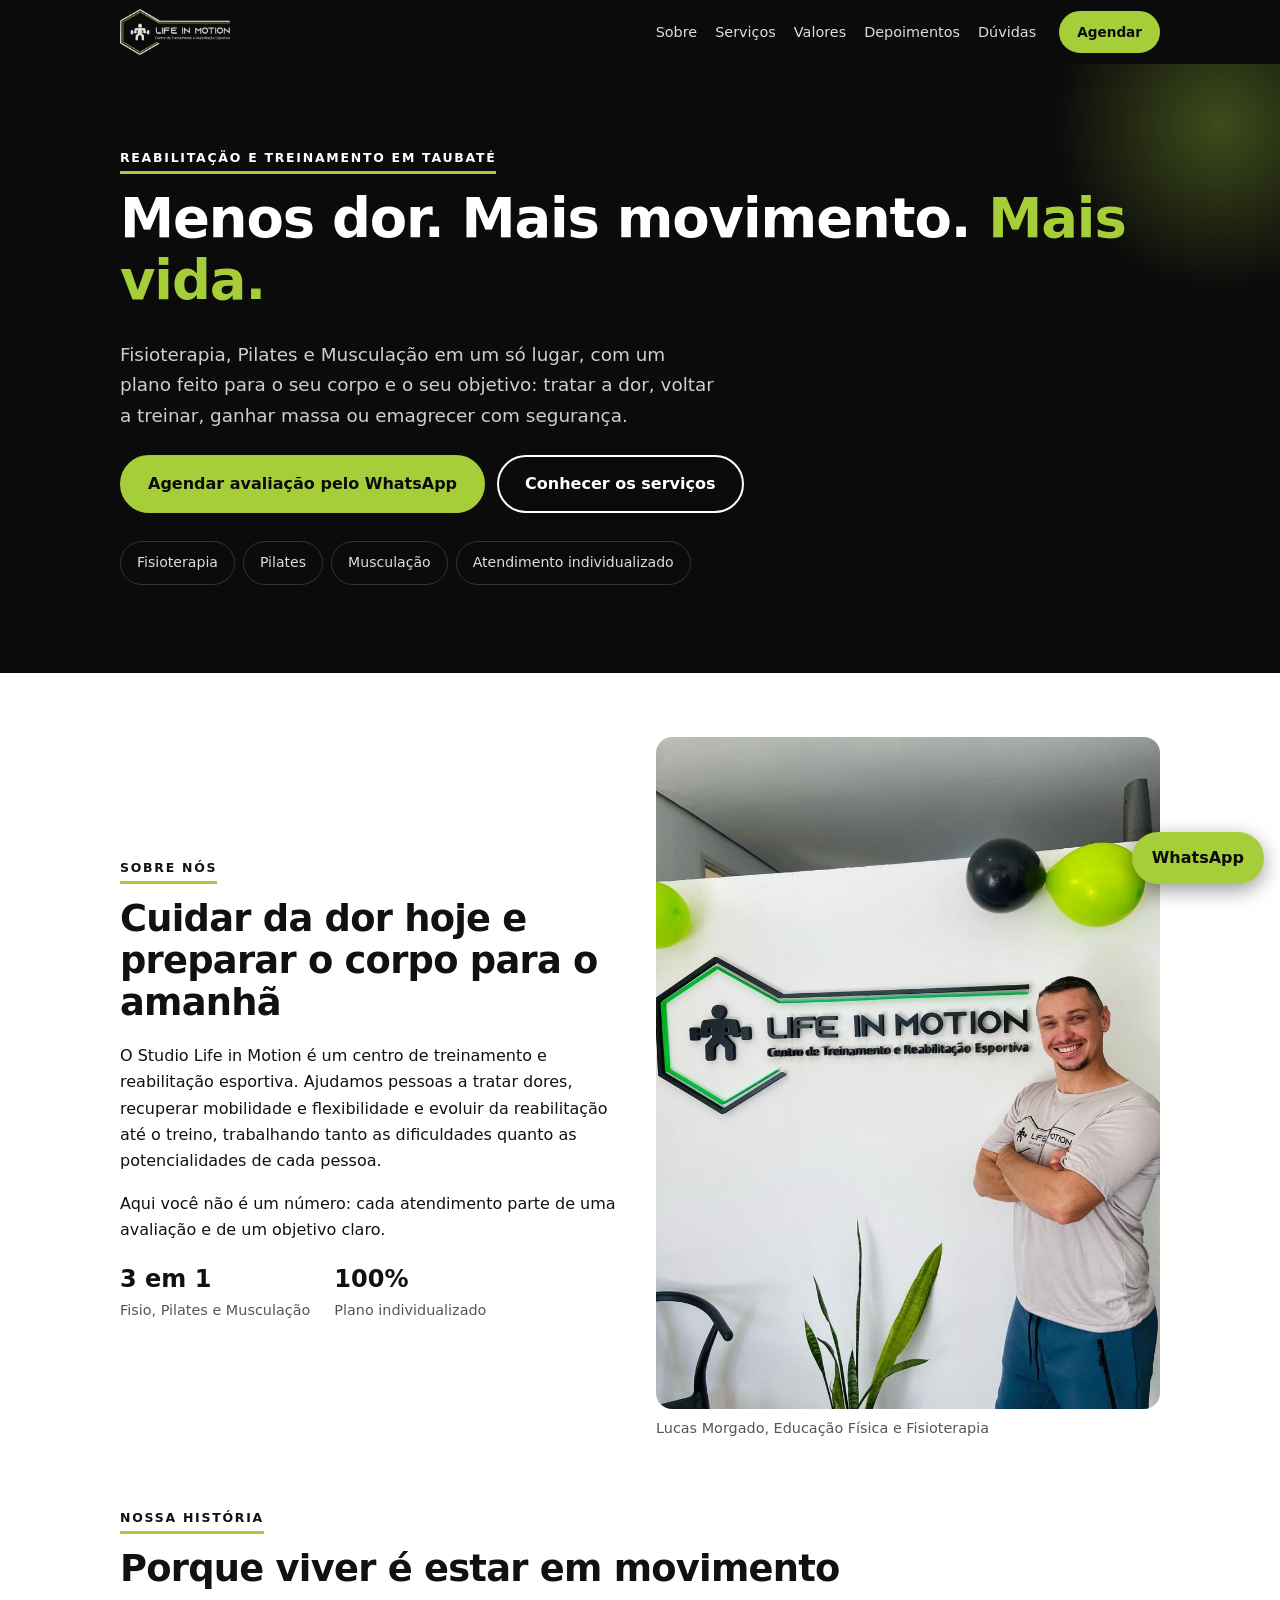
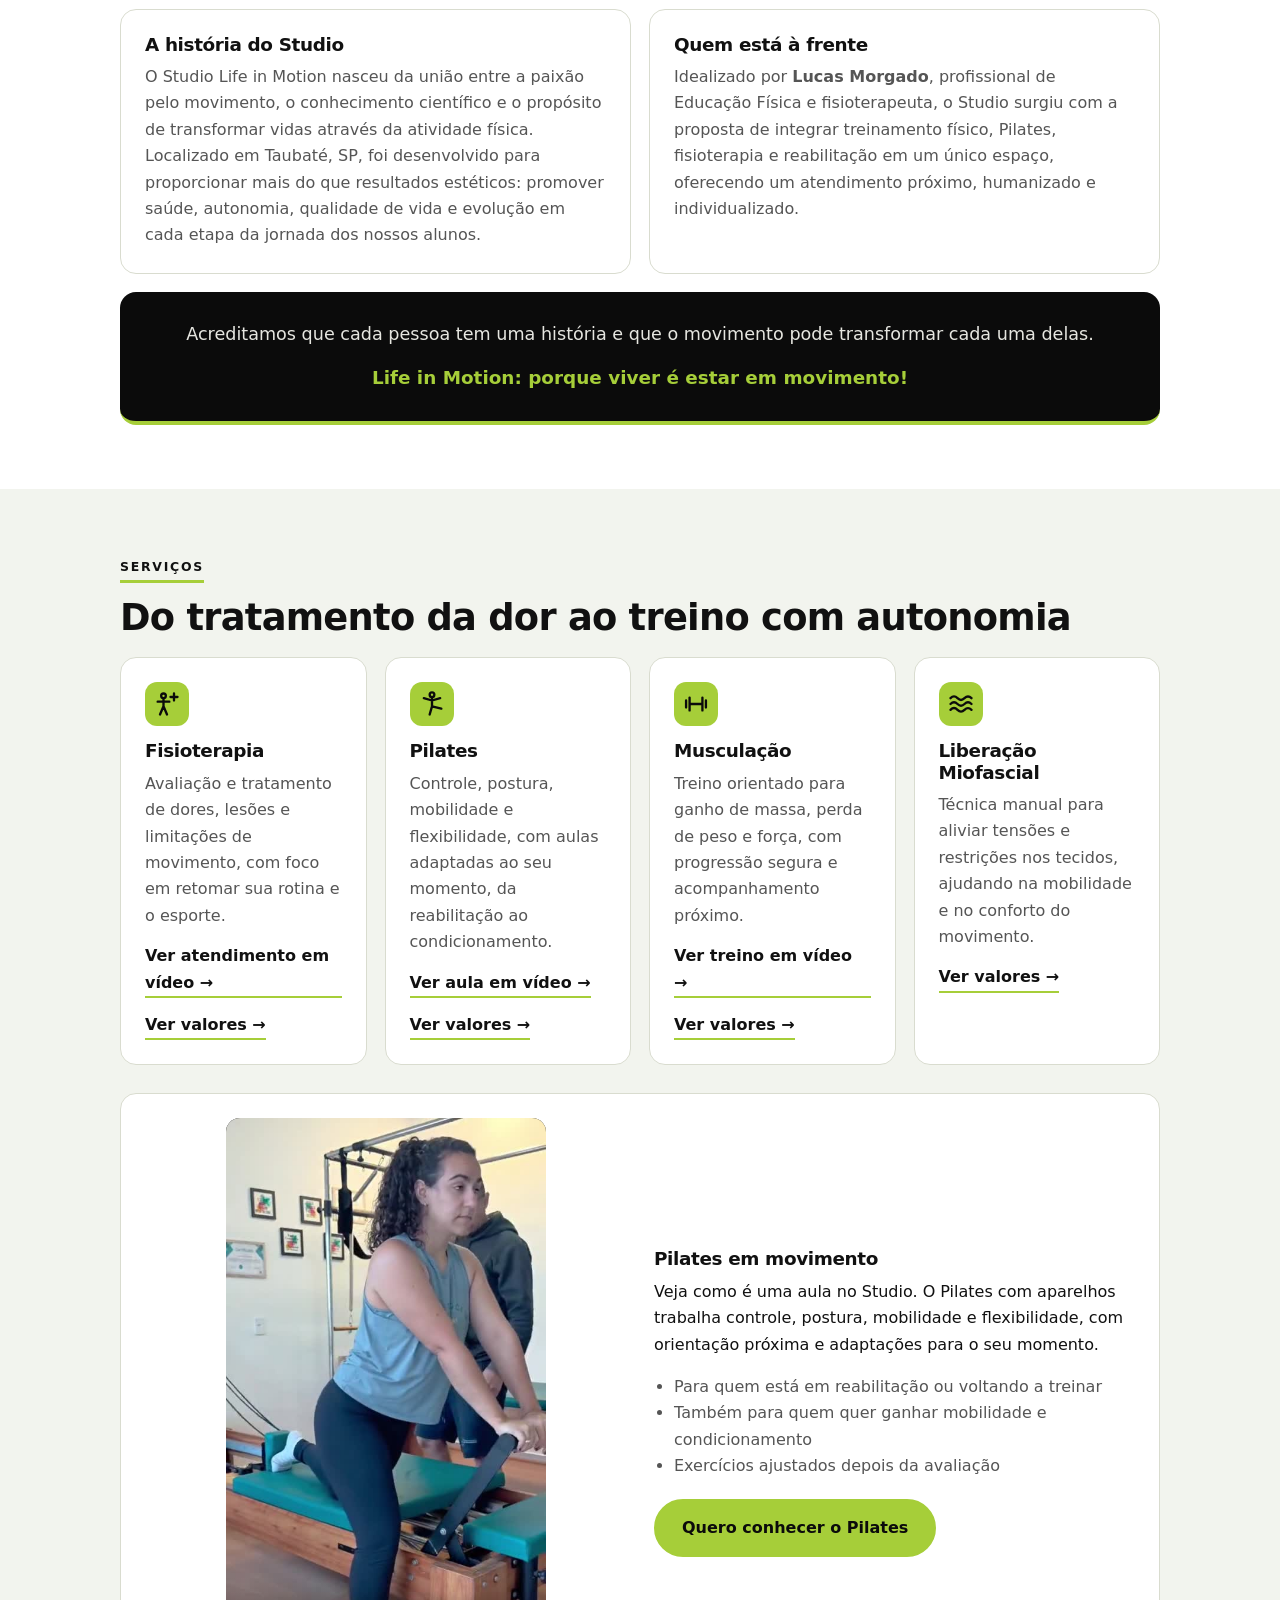
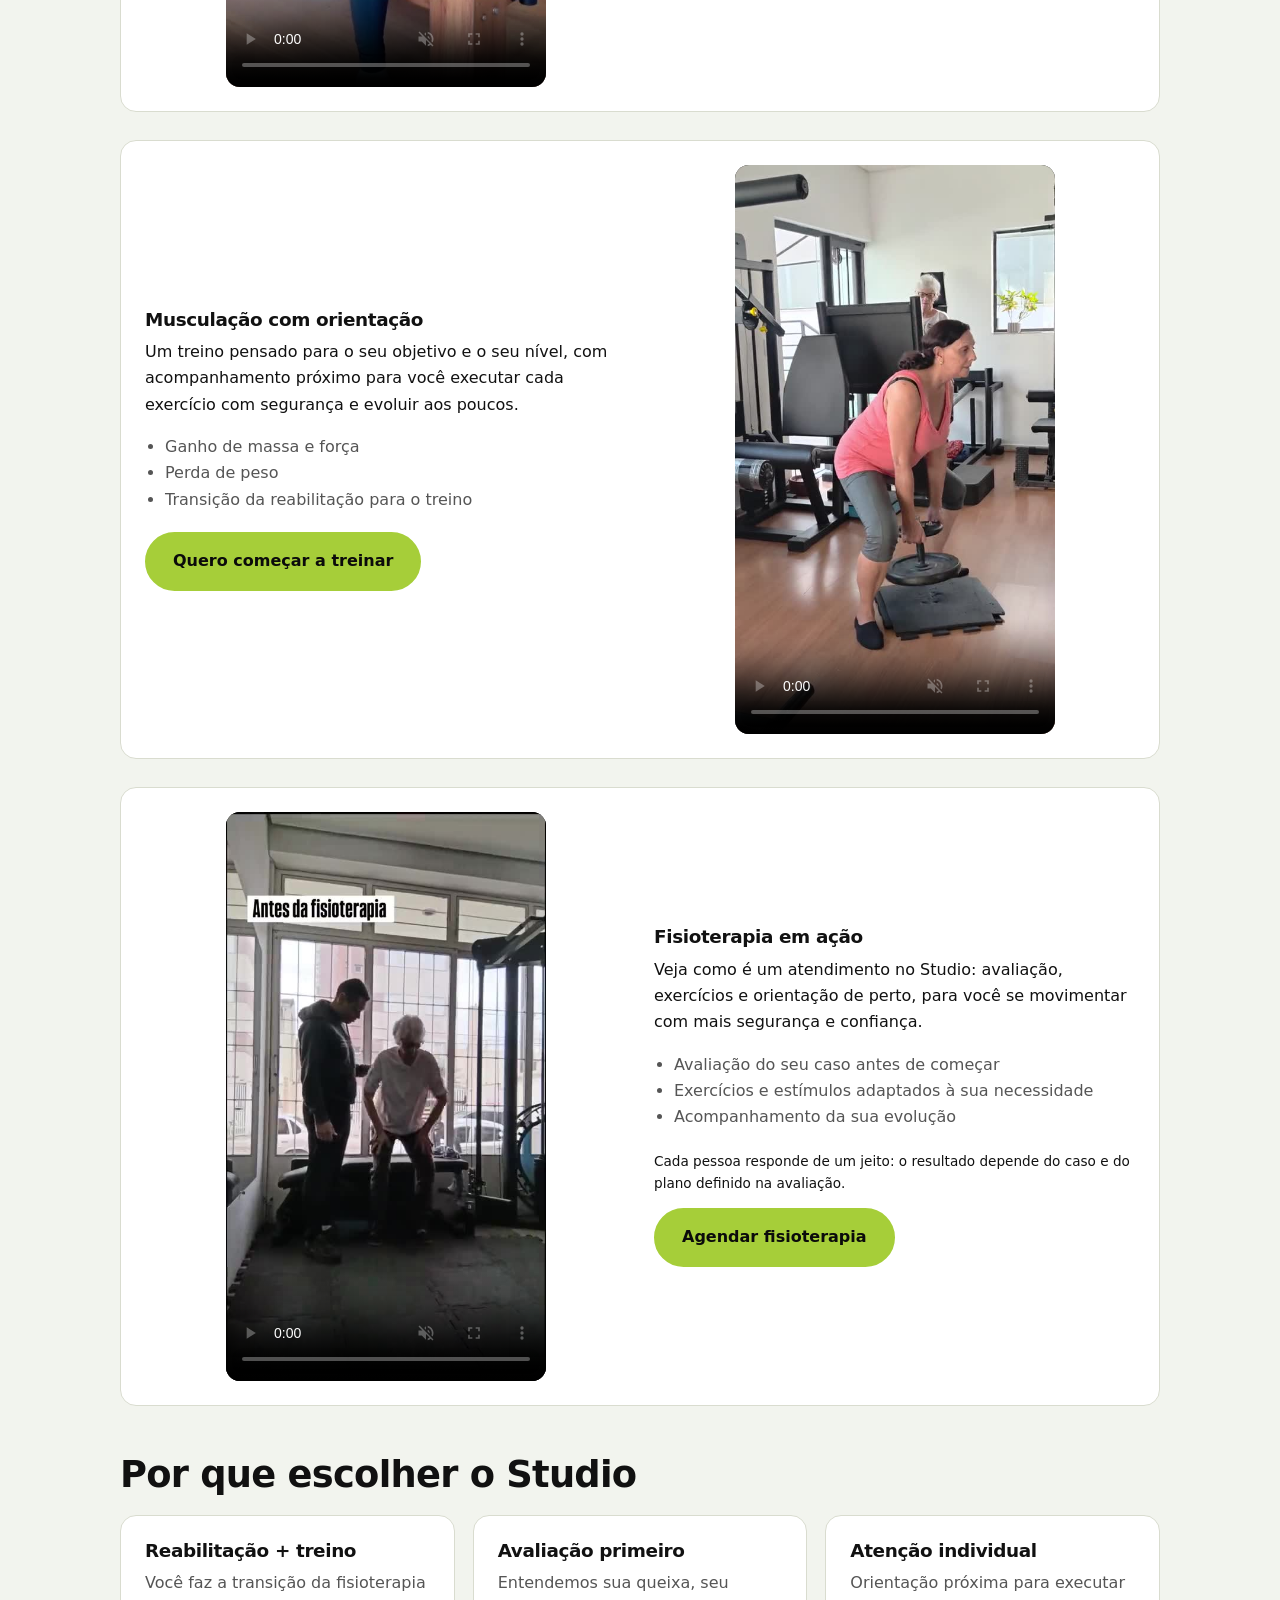
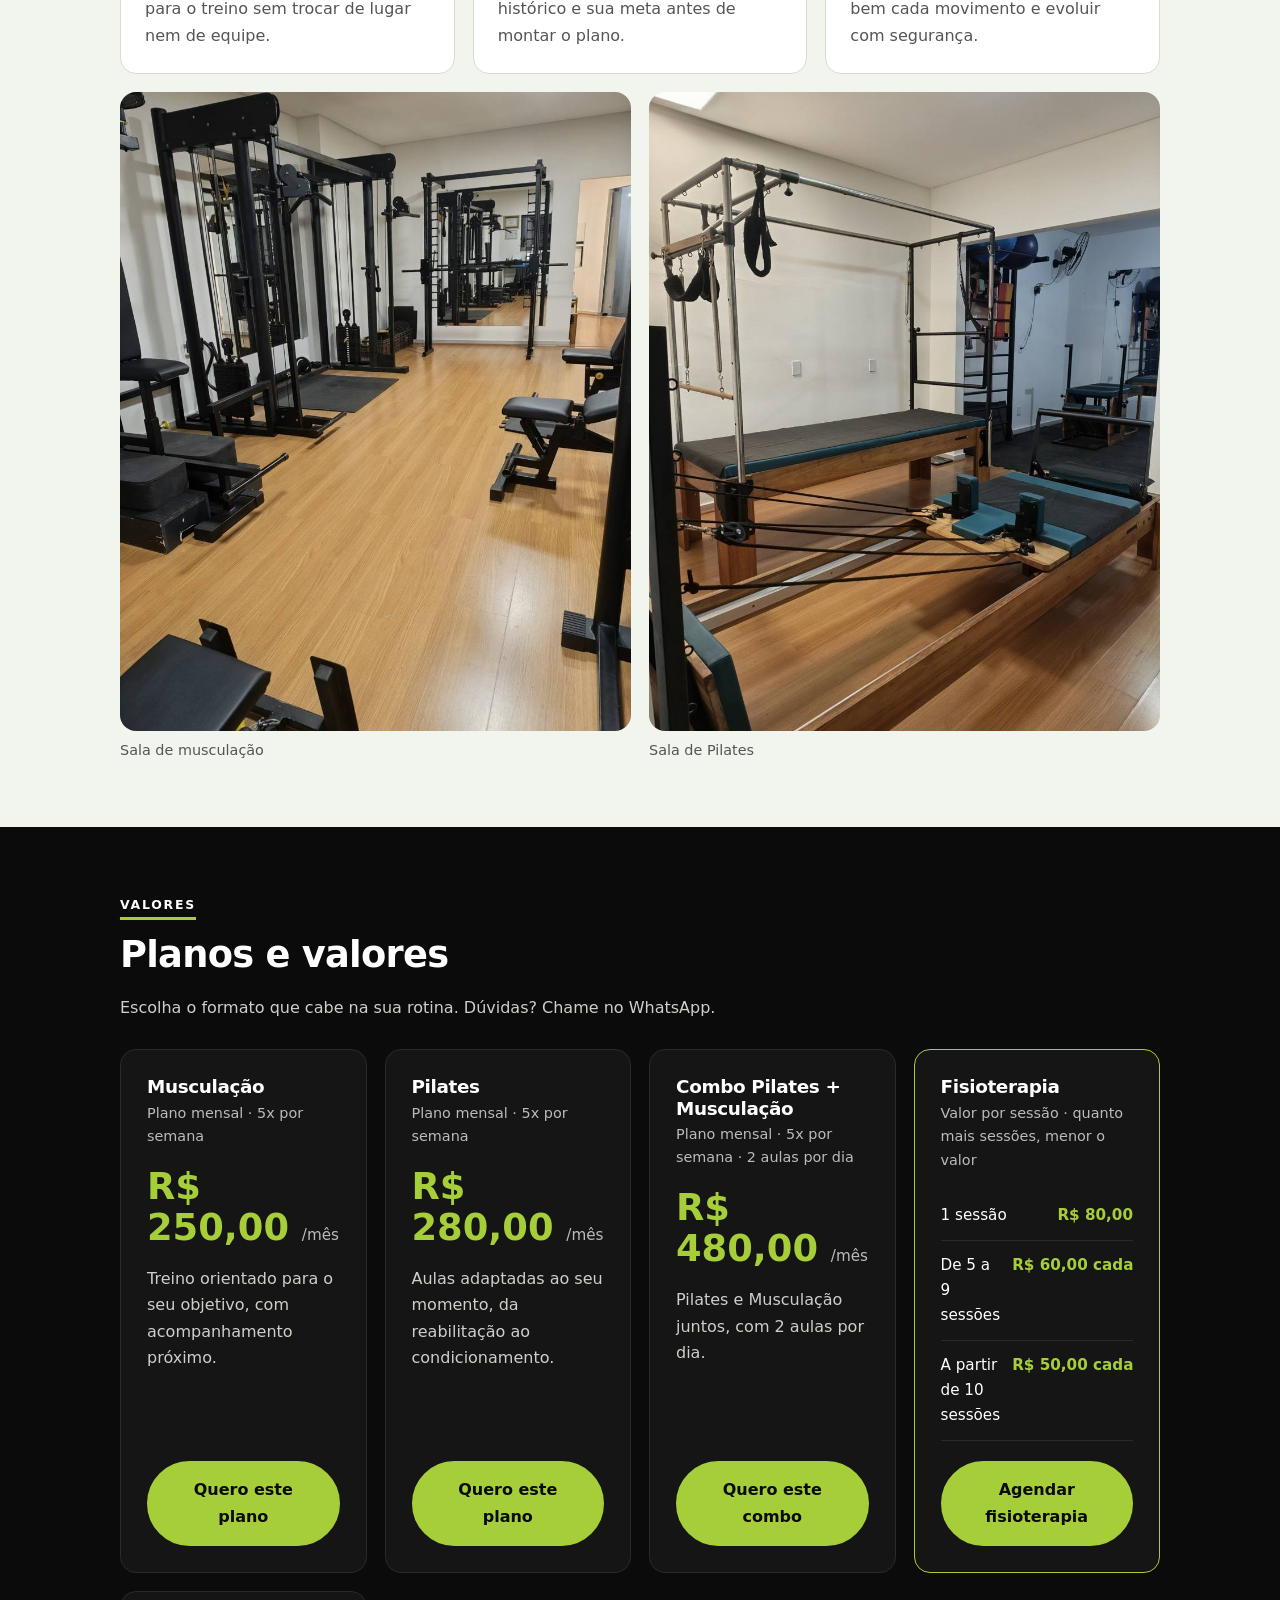
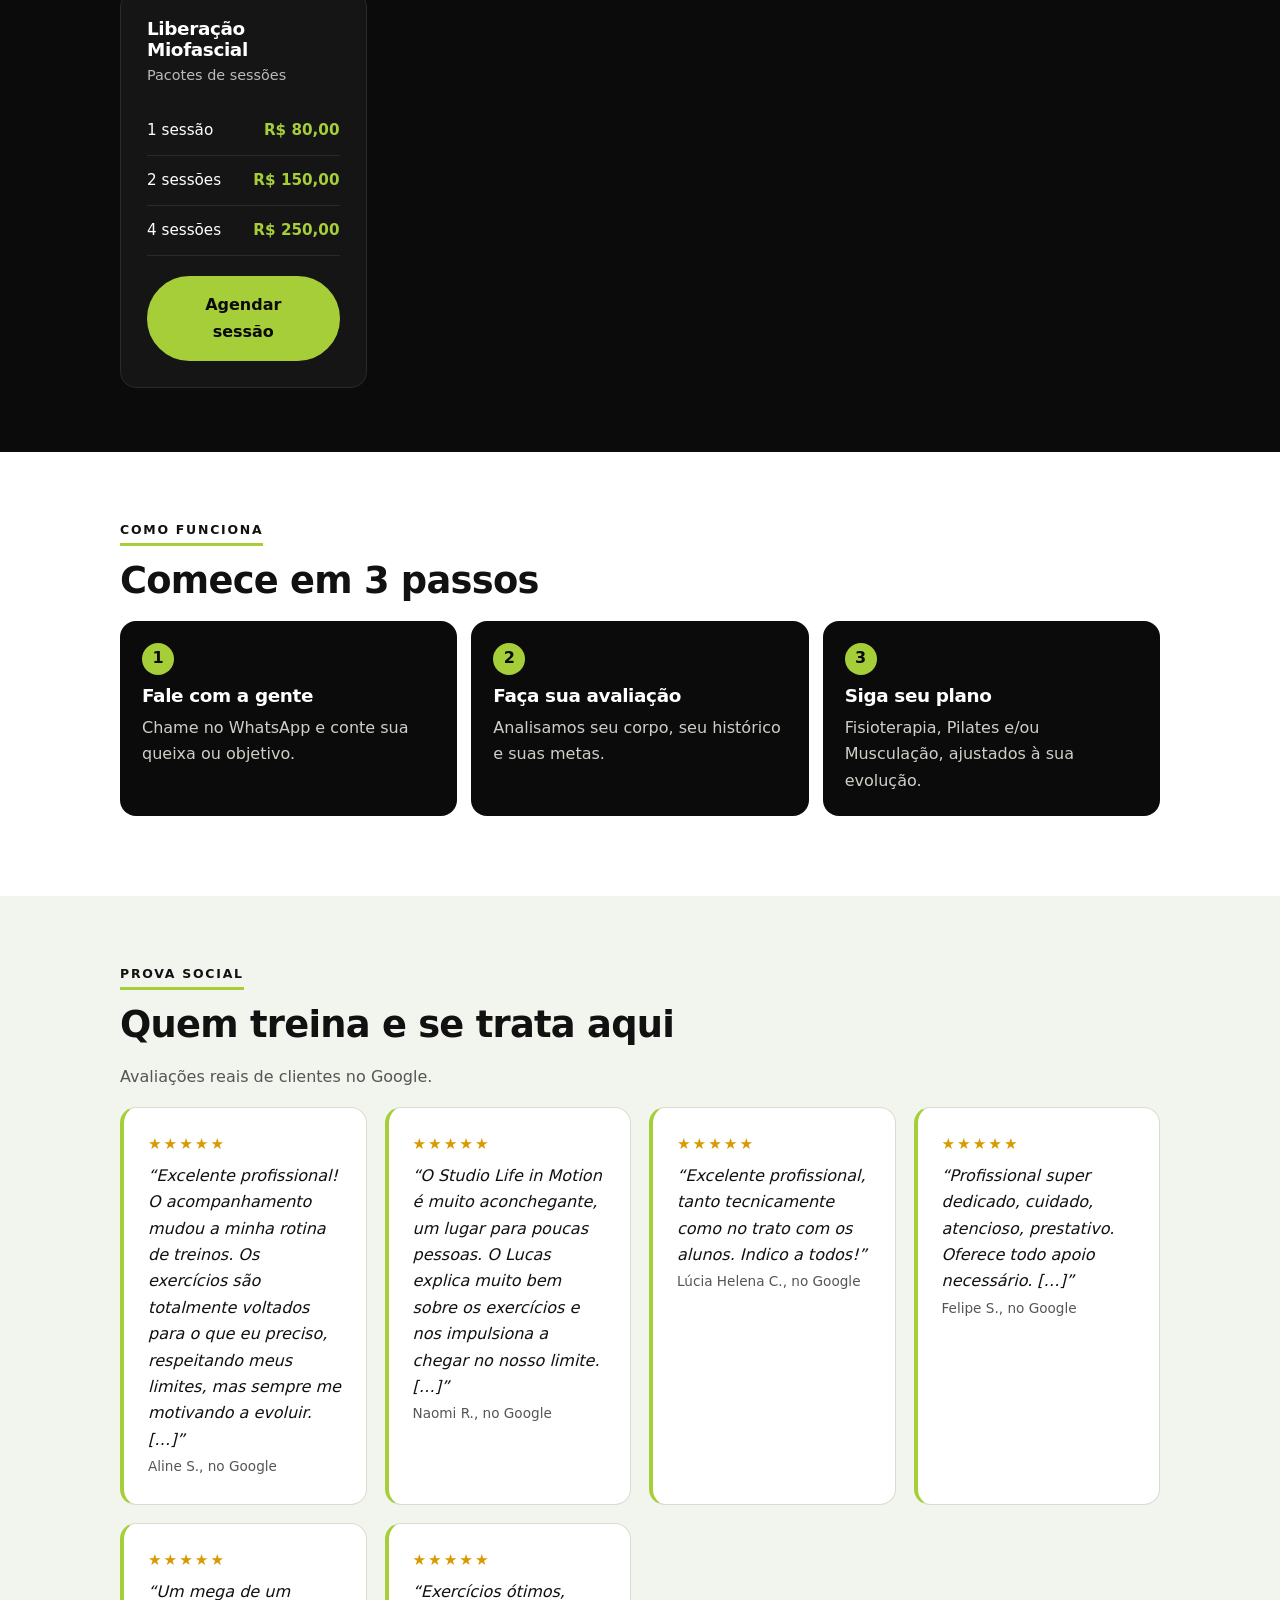
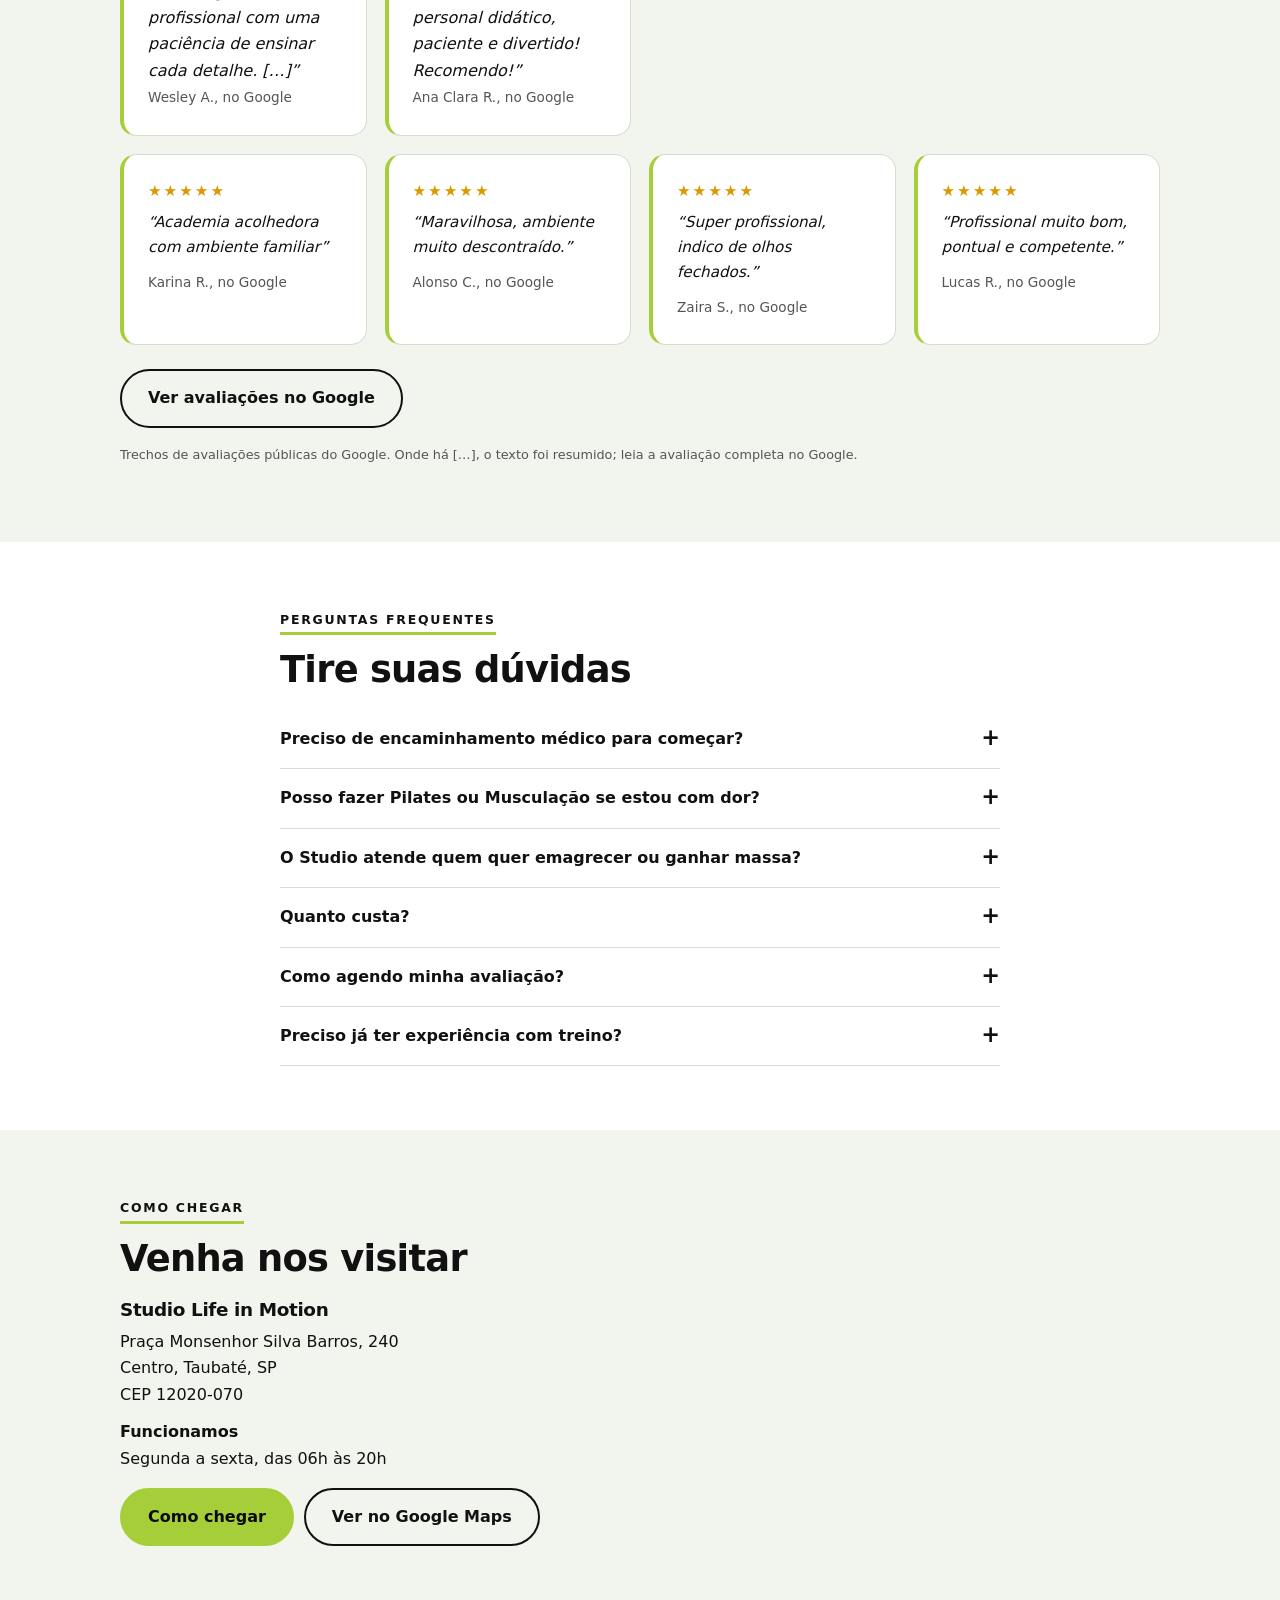
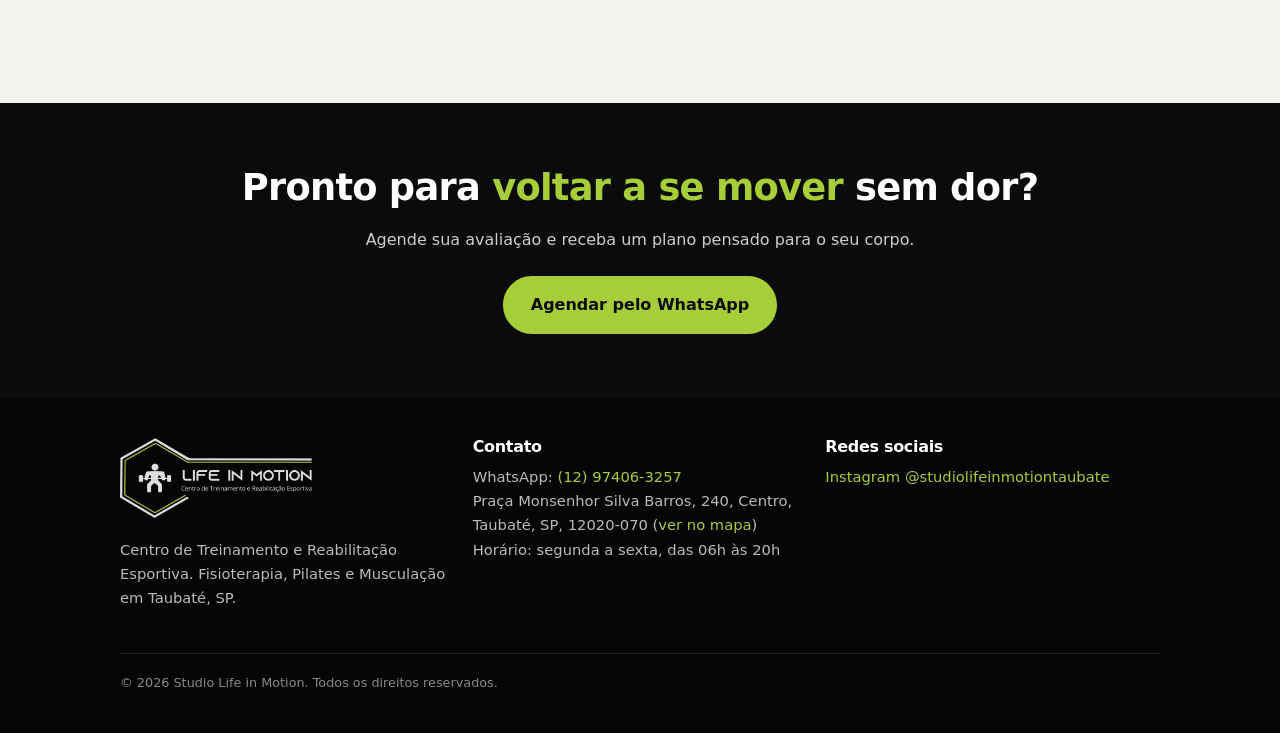
<file: index.html>
<!DOCTYPE html>
<html lang="pt-BR">
<head>
<meta charset="utf-8">
<meta name="viewport" content="width=device-width, initial-scale=1, viewport-fit=cover">
<title>Studio Life in Motion | Fisioterapia, Pilates e Musculação em Taubaté</title>
<meta name="description" content="Centro de treinamento e reabilitação esportiva em Taubaté. Fisioterapia, Pilates e Musculação para tratar dores, recuperar movimento, ganhar massa e emagrecer. Agende sua avaliação.">
<meta name="theme-color" content="#0b0b0b">
<link rel="canonical" href="https://studiolifeinmotiontaubate.github.io/">
<meta property="og:type" content="website">
<meta property="og:locale" content="pt_BR">
<meta property="og:site_name" content="Studio Life in Motion">
<meta property="og:title" content="Studio Life in Motion | Fisioterapia, Pilates e Musculação em Taubaté">
<meta property="og:description" content="Centro de treinamento e reabilitação esportiva em Taubaté. Trate a dor, recupere o movimento e treine com acompanhamento. Agende sua avaliação.">
<meta property="og:url" content="https://studiolifeinmotiontaubate.github.io/">
<meta property="og:image" content="https://studiolifeinmotiontaubate.github.io/og-image.jpg">
<meta property="og:image:width" content="1200">
<meta property="og:image:height" content="630">
<meta property="og:image:alt" content="Logo do Studio Life in Motion, Centro de Treinamento e Reabilitação Esportiva em Taubaté">
<meta name="twitter:card" content="summary_large_image">
<script type="application/ld+json">
{"@context":"https://schema.org","@type":"HealthAndBeautyBusiness","name":"Studio Life in Motion","description":"Centro de treinamento e reabilitação esportiva: fisioterapia, Pilates e musculação.","areaServed":"Taubaté, SP","founder":{"@type":"Person","name":"Lucas Morgado"},"openingHoursSpecification":{"@type":"OpeningHoursSpecification","dayOfWeek":["Monday","Tuesday","Wednesday","Thursday","Friday"],"opens":"06:00","closes":"20:00"},"address":{"@type":"PostalAddress","streetAddress":"Praça Monsenhor Silva Barros, 240","addressLocality":"Taubaté","addressRegion":"SP","postalCode":"12020-070","addressCountry":"BR"},"telephone":"+55 12 97406-3257","sameAs":["https://www.instagram.com/studiolifeinmotiontaubate"]}
</script>
<style>
:root{--bg:#fff;--bg2:#f2f4ee;--tx:#111;--mut:#555;--ac:#a6ce39;--on-ac:#0b0b0b;--ln:#d9dccf;--hl:#0b0b0b;--hl-tx:#fff;--hl-ac:#a6ce39;box-sizing:border-box;padding-top:env(safe-area-inset-top,0px);padding-bottom:env(safe-area-inset-bottom,0px);color-scheme:light}
@media (prefers-color-scheme:dark){:root:not([data-theme="light"]){--bg:#0b0b0b;--bg2:#141414;--tx:#f4f4f0;--mut:#a8a8a0;--ln:#2a2a2a;color-scheme:dark}}
:root[data-theme="dark"]{--bg:#0b0b0b;--bg2:#141414;--tx:#f4f4f0;--mut:#a8a8a0;--ln:#2a2a2a;color-scheme:dark}
*,*::before,*::after{box-sizing:border-box}
html{scroll-behavior:smooth;scroll-padding-top:calc(72px + env(safe-area-inset-top,0px))}
body{margin:0;background:var(--bg);color:var(--tx);font:16px/1.65 system-ui,-apple-system,"Segoe UI",Roboto,sans-serif}
.wrap{max-width:1080px;margin:0 auto;padding:0 20px}
h1,h2,h3{line-height:1.15;margin:0 0 .5em;letter-spacing:-.02em}
h1{font-size:clamp(2rem,6vw,3.4rem)}
h2{font-size:clamp(1.6rem,4vw,2.3rem)}
h3{font-size:1.15rem}
p{margin:0 0 1em}
section{padding:64px 0}
.alt{background:var(--bg2)}
.eyebrow{color:var(--tx);font-size:.78rem;font-weight:700;letter-spacing:.14em;text-transform:uppercase;display:inline-block;border-bottom:3px solid var(--ac);padding-bottom:2px;margin-bottom:14px}
.btn{display:inline-block;background:var(--ac);color:var(--on-ac);font-weight:700;padding:14px 26px;border-radius:999px;text-decoration:none;border:2px solid var(--ac);transition:transform .15s}
.btn:hover{transform:translateY(-2px)}
.btn.ghost{background:transparent;color:var(--tx);border-color:var(--tx)}
header{position:sticky;top:0;z-index:20;background:#0b0b0b;color:#fff;padding-top:env(safe-area-inset-top,0px)}
header .wrap{display:flex;align-items:center;justify-content:space-between;height:64px}
.logo{font-weight:800;color:#fff;text-decoration:none;font-size:1.05rem}
.logo img{display:block;height:46px;width:auto}
.flogo{height:80px;width:auto;margin-bottom:12px}
nav a{color:#ddd;text-decoration:none;margin-left:18px;font-size:.9rem}
nav a:hover{color:#a6ce39}
@media(max-width:720px){nav a:not(.btn){display:none}}
nav .btn{padding:8px 16px;font-size:.85rem;color:#0b0b0b}
.hero{background:#0b0b0b;color:#fff;padding:80px 0 72px;position:relative;overflow:hidden}
.hero::after{content:"";position:absolute;right:-120px;top:-120px;width:360px;height:360px;border-radius:50%;background:radial-gradient(#a6ce3955,transparent 65%)}
.hero .eyebrow{color:#fff}
.hero h1 em{font-style:normal;color:#a6ce39}
.hero p.lead{font-size:1.15rem;color:#cfcfc8;max-width:600px}
.hero .cta{display:flex;gap:12px;flex-wrap:wrap;margin-top:24px}
.hero .btn.ghost{color:#fff;border-color:#fff}
.chips{display:flex;gap:8px;flex-wrap:wrap;margin-top:28px;padding:0;list-style:none}
.chips li{position:relative;border:1px solid #333;border-radius:999px;padding:9px 16px;font-size:.88rem;color:#ddd;transition:border-color .15s,background .15s}
.chips li a{color:inherit;text-decoration:none}
.chips li a::after{content:"";position:absolute;inset:0;border-radius:999px}
.chips li:hover{border-color:#a6ce39;background:#a6ce3926;color:#fff}
.grid{display:grid;gap:18px;grid-template-columns:repeat(auto-fit,minmax(240px,1fr))}
.card{background:var(--bg);border:1px solid var(--ln);border-radius:16px;padding:24px}
.alt .card{background:var(--bg)}
.card{position:relative}
.card .more{display:inline-block;margin-top:14px;font-weight:700;color:var(--tx);text-decoration:none;border-bottom:2px solid var(--ac)}
.card .more::after{content:"";position:absolute;inset:0;border-radius:16px}
.card .links{display:flex;flex-wrap:wrap;column-gap:22px}
.card .more+.more{position:relative;z-index:1}
.card .more+.more::after{content:none}
.card:has(.more){transition:transform .15s,border-color .15s}
.card:has(.more):hover{transform:translateY(-3px);border-color:var(--ac)}
.card .ico{width:44px;height:44px;border-radius:12px;background:var(--ac);color:var(--on-ac);display:grid;place-items:center;font-size:1.3rem;margin-bottom:14px}
.card p{color:var(--mut);margin:0}
.about{display:grid;gap:32px;grid-template-columns:repeat(auto-fit,minmax(280px,1fr));align-items:center}
.pil{display:grid;gap:28px;grid-template-columns:repeat(auto-fit,minmax(260px,1fr));align-items:center;margin-top:28px;background:var(--bg);border:1px solid var(--ln);border-radius:16px;padding:24px}
.pil video{width:100%;max-width:320px;aspect-ratio:9/16;border-radius:14px;background:#000;justify-self:center;display:block}
.pil.rev>div{order:-1}
.pil ul{padding-left:20px;color:var(--mut);margin:0 0 1.2em}
.room{margin:0}
.room img{width:100%;aspect-ratio:4/5;object-fit:cover;border-radius:16px;display:block}
.room figcaption{font-size:.9rem;color:var(--mut);margin-top:8px}
.ph{background:#a6ce3933;border-radius:4px;padding:0 4px;color:var(--tx)}
.manifesto{margin:18px 0 0;background:#0b0b0b;color:#fff;border-radius:16px;padding:28px;text-align:center;border-bottom:4px solid #a6ce39}
.manifesto p{font-size:1.1rem;color:#e6e6e0;margin:0 0 .8em}
.manifesto strong{color:#a6ce39;font-size:1.15rem}
.photo{aspect-ratio:4/3;border-radius:16px;background:#0b0b0b;border:2px dashed #a6ce39;color:#a6ce39;display:grid;place-items:center;text-align:center;padding:16px;font-size:.9rem}
.stats{display:flex;gap:24px;flex-wrap:wrap;margin-top:8px}
.stats div{font-size:.9rem;color:var(--mut)}
.stats strong{display:block;font-size:1.5rem;color:var(--tx)}
.steps{counter-reset:s;display:grid;gap:14px;padding:0;list-style:none;grid-template-columns:repeat(auto-fit,minmax(220px,1fr))}
.steps li{counter-increment:s;background:var(--hl);color:var(--hl-tx);border-radius:16px;padding:22px}
.steps li::before{content:counter(s);display:inline-grid;place-items:center;width:32px;height:32px;border-radius:50%;background:var(--hl-ac);color:#0b0b0b;font-weight:800;margin-bottom:10px}
.steps li p{margin:0;color:#cfcfc8}
blockquote{margin:0}
.quote{border-left:4px solid var(--ac)}
.quote p{font-style:italic;color:var(--tx)}
.quote cite{font-style:normal;font-size:.85rem;color:var(--mut)}
.st{color:#d99a00;letter-spacing:2px;display:block;font-size:.95rem;margin-bottom:6px}
.quote.sm p{font-size:.95rem;margin-bottom:.6em}
.note{font-size:.8rem;color:var(--mut);margin-top:14px}
details{border-bottom:1px solid var(--ln);padding:16px 0}
summary{cursor:pointer;font-weight:700;list-style:none;display:flex;justify-content:space-between;gap:12px}
summary::after{content:"+";font-size:1.4rem;line-height:1}
details[open] summary::after{content:"–"}
details p{margin:10px 0 0;color:var(--mut)}
.dark{background:#0b0b0b;color:#fff}
.dark .eyebrow{color:#fff}
.dark h2{color:#fff}
.dark .sub{color:#cfcfc8;margin-bottom:28px}
.pcard{background:#151515;border:1px solid #2a2a2a;border-radius:16px;padding:26px;display:flex;flex-direction:column;color:#fff}
.pcard.hl{border-color:#a6ce39}
.pcard h3{color:#fff;margin-bottom:4px}
.pcard .for{color:#bbb;font-size:.9rem;margin:0 0 18px}
.amt{font-size:2.3rem;font-weight:800;color:#a6ce39;line-height:1.1;margin:0}
.amt small{font-size:.95rem;color:#bbb;font-weight:400}
.pcard ul{list-style:none;padding:0;margin:0 0 20px}
.pcard li{display:flex;justify-content:space-between;gap:12px;padding:12px 0;border-bottom:1px solid #2a2a2a;font-size:.95rem}
.pcard li b{color:#a6ce39;white-space:nowrap}
.pcard .btn{margin-top:auto;text-align:center}
.loc{display:grid;gap:24px;grid-template-columns:repeat(auto-fit,minmax(280px,1fr));align-items:stretch}
.loc .info p{margin:0 0 .7em}
.loc .acts{display:flex;gap:10px;flex-wrap:wrap;margin-top:16px}
.loc iframe{width:100%;min-height:340px;height:100%;border:0;border-radius:16px;background:var(--bg2)}
.final{background:#0b0b0b;color:#fff;text-align:center}
.final h2 em{font-style:normal;color:#a6ce39}
.final p{color:#cfcfc8;max-width:560px;margin:0 auto 1.4em}
footer{background:#050505;color:#bbb;padding:40px 0 calc(40px + env(safe-area-inset-bottom,0px));font-size:.92rem}
footer .grid{grid-template-columns:repeat(auto-fit,minmax(220px,1fr))}
footer h3{color:#fff;font-size:1rem}
footer a{color:#a6ce39;text-decoration:none}
footer a:hover{text-decoration:underline}
footer .copy{border-top:1px solid #222;margin-top:28px;padding-top:18px;font-size:.8rem;color:#888}
.wa{position:fixed;right:16px;bottom:calc(16px + env(safe-area-inset-bottom,0px));z-index:30;background:#a6ce39;color:#0b0b0b;font-weight:800;padding:13px 20px;border-radius:999px;text-decoration:none;box-shadow:0 6px 20px #0006}
</style>
</head>
<body>
<header>
  <div class="wrap">
    <a class="logo" href="#topo" aria-label="Studio Life in Motion, início"><img id="logo" alt="Studio Life in Motion, Centro de Treinamento e Reabilitação Esportiva" width="640" height="267" src="imagens/logo.png"></a>
    <nav aria-label="Principal">
      <a href="#sobre">Sobre</a><a href="#servicos">Serviços</a><a href="#valores">Valores</a><a href="#depoimentos">Depoimentos</a><a href="#faq">Dúvidas</a>
      <a class="btn" href="https://wa.me/5512974063257?text=Ol%C3%A1!%20Quero%20agendar%20uma%20avalia%C3%A7%C3%A3o%20no%20Studio%20Life%20in%20Motion." target="_blank" rel="noopener">Agendar</a>
    </nav>
  </div>
</header>

<main id="topo">
  <section class="hero">
    <div class="wrap">
      <span class="eyebrow">Reabilitação e treinamento em Taubaté</span>
      <h1>Menos dor. Mais movimento. <em>Mais vida.</em></h1>
      <p class="lead">Fisioterapia, Pilates e Musculação em um só lugar, com um plano feito para o seu corpo e o seu objetivo: tratar a dor, voltar a treinar, ganhar massa ou emagrecer com segurança.</p>
      <div class="cta">
        <a class="btn" href="https://wa.me/5512974063257?text=Ol%C3%A1!%20Quero%20agendar%20uma%20avalia%C3%A7%C3%A3o%20no%20Studio%20Life%20in%20Motion." target="_blank" rel="noopener">Agendar avaliação pelo WhatsApp</a>
        <a class="btn ghost" href="#servicos">Conhecer os serviços</a>
      </div>
      <ul class="chips"><li><a href="#fisioterapia">Fisioterapia</a></li><li><a href="#pilates">Pilates</a></li><li><a href="#musculacao">Musculação</a></li><li><a href="#sobre">Atendimento individualizado</a></li></ul>
    </div>
  </section>

  <section id="sobre">
    <div class="wrap about">
      <div>
        <span class="eyebrow">Sobre nós</span>
        <h2>Cuidar da dor hoje e preparar o corpo para o amanhã</h2>
        <p>O Studio Life in Motion é um centro de treinamento e reabilitação esportiva. Ajudamos pessoas a tratar dores, recuperar mobilidade e flexibilidade e evoluir da reabilitação até o treino, trabalhando tanto as dificuldades quanto as potencialidades de cada pessoa.</p>
        <p>Aqui você não é um número: cada atendimento parte de uma avaliação e de um objetivo claro.</p>
        <div class="stats">
          <div><strong>3 em 1</strong>Fisio, Pilates e Musculação</div>
          <div><strong>100%</strong>Plano individualizado</div>
        </div>
      </div>
      <figure class="room"><img src="imagens/lucas-morgado.jpg" alt="Lucas Morgado, idealizador do Studio Life in Motion, sorrindo ao lado da logo do Studio, na recepção" style="aspect-ratio:3/4" loading="lazy"><figcaption>Lucas Morgado, Educação Física e Fisioterapia</figcaption></figure>
    </div>
  </section>

  <section id="historia" style="padding-top:0">
    <div class="wrap">
      <span class="eyebrow">Nossa história</span>
      <h2>Porque viver é estar em movimento</h2>
      <div class="grid">
        <article class="card"><h3>A história do Studio</h3><p>O Studio Life in Motion nasceu da união entre a paixão pelo movimento, o conhecimento científico e o propósito de transformar vidas através da atividade física.</p><p>Localizado em Taubaté, SP, foi desenvolvido para proporcionar mais do que resultados estéticos: promover saúde, autonomia, qualidade de vida e evolução em cada etapa da jornada dos nossos alunos.</p></article>
        <article class="card"><h3>Quem está à frente</h3><p>Idealizado por <strong>Lucas Morgado</strong>, profissional de Educação Física e fisioterapeuta, o Studio surgiu com a proposta de integrar treinamento físico, Pilates, fisioterapia e reabilitação em um único espaço, oferecendo um atendimento próximo, humanizado e individualizado.</p></article>
      </div>
      <blockquote class="manifesto"><p>Acreditamos que cada pessoa tem uma história e que o movimento pode transformar cada uma delas.</p><strong>Life in Motion: porque viver é estar em movimento!</strong></blockquote>
    </div>
  </section>

  <section id="servicos" class="alt">
    <div class="wrap">
      <span class="eyebrow">Serviços</span>
      <h2>Do tratamento da dor ao treino com autonomia</h2>
      <div class="grid">
        <article class="card"><div class="ico" aria-hidden="true"><svg width="28" height="28" viewBox="0 0 24 24" fill="none" stroke="currentColor" stroke-width="2" stroke-linecap="round" stroke-linejoin="round"><circle cx="9" cy="5" r="2"/><path d="M9 8v6M4 10h10M9 14l-3 7M9 14l3 7M18 3v6M15 6h6"/></svg></div><h3>Fisioterapia</h3><p>Avaliação e tratamento de dores, lesões e limitações de movimento, com foco em retomar sua rotina e o esporte.</p><span class="links"><a class="more" href="#fisioterapia">Ver atendimento em vídeo →</a><a class="more" href="#valores">Ver valores →</a></span></article>
        <article class="card"><div class="ico" aria-hidden="true"><svg width="28" height="28" viewBox="0 0 24 24" fill="none" stroke="currentColor" stroke-width="2" stroke-linecap="round" stroke-linejoin="round"><circle cx="12" cy="4" r="2"/><path d="M12 7v7M5 7l7 2 7-2M12 14l-2 7M12 14l8 2"/></svg></div><h3>Pilates</h3><p>Controle, postura, mobilidade e flexibilidade, com aulas adaptadas ao seu momento, da reabilitação ao condicionamento.</p><span class="links"><a class="more" href="#pilates">Ver aula em vídeo →</a><a class="more" href="#valores">Ver valores →</a></span></article>
        <article class="card"><div class="ico" aria-hidden="true"><svg width="28" height="28" viewBox="0 0 24 24" fill="none" stroke="currentColor" stroke-width="2" stroke-linecap="round" stroke-linejoin="round"><path d="M6.5 6.5v11M17.5 6.5v11M3.5 9v6M20.5 9v6M6.5 12h11"/></svg></div><h3>Musculação</h3><p>Treino orientado para ganho de massa, perda de peso e força, com progressão segura e acompanhamento próximo.</p><span class="links"><a class="more" href="#musculacao">Ver treino em vídeo →</a><a class="more" href="#valores">Ver valores →</a></span></article>
        <article class="card"><div class="ico" aria-hidden="true"><svg width="28" height="28" viewBox="0 0 24 24" fill="none" stroke="currentColor" stroke-width="2" stroke-linecap="round" stroke-linejoin="round"><path d="M3 7c2-2 4-2 6 0s4 2 6 0 4-2 6 0M3 12c2-2 4-2 6 0s4 2 6 0 4-2 6 0M3 17c2-2 4-2 6 0s4 2 6 0 4-2 6 0"/></svg></div><h3>Liberação Miofascial</h3><p>Técnica manual para aliviar tensões e restrições nos tecidos, ajudando na mobilidade e no conforto do movimento.</p><a class="more" href="#valores">Ver valores →</a></article>
      </div>
      <div class="pil" id="pilates">
        <video controls playsinline muted loop preload="metadata" poster="imagens/poster-pilates.jpg" aria-label="Aula de Pilates com aparelhos no Studio Life in Motion"><source src="videos/pilates.mp4" type="video/mp4"></video>
        <div>
          <h3>Pilates em movimento</h3>
          <p>Veja como é uma aula no Studio. O Pilates com aparelhos trabalha controle, postura, mobilidade e flexibilidade, com orientação próxima e adaptações para o seu momento.</p>
          <ul><li>Para quem está em reabilitação ou voltando a treinar</li><li>Também para quem quer ganhar mobilidade e condicionamento</li><li>Exercícios ajustados depois da avaliação</li></ul>
          <a class="btn" href="https://wa.me/5512974063257?text=Ol%C3%A1!%20Quero%20saber%20mais%20sobre%20as%20aulas%20de%20Pilates." target="_blank" rel="noopener">Quero conhecer o Pilates</a>
        </div>
      </div>
      <div class="pil rev" id="musculacao">
        <video controls playsinline muted loop preload="metadata" poster="imagens/poster-musculacao.jpg" aria-label="Treino de musculação no Studio Life in Motion"><source src="videos/musculacao.mp4" type="video/mp4"></video>
        <div>
          <h3>Musculação com orientação</h3>
          <p>Um treino pensado para o seu objetivo e o seu nível, com acompanhamento próximo para você executar cada exercício com segurança e evoluir aos poucos.</p>
          <ul><li>Ganho de massa e força</li><li>Perda de peso</li><li>Transição da reabilitação para o treino</li></ul>
          <a class="btn" href="https://wa.me/5512974063257?text=Ol%C3%A1!%20Quero%20saber%20mais%20sobre%20a%20muscula%C3%A7%C3%A3o." target="_blank" rel="noopener">Quero começar a treinar</a>
        </div>
      </div>
      <div class="pil" id="fisioterapia">
        <video controls playsinline muted loop preload="metadata" poster="imagens/poster-fisioterapia.jpg" aria-label="Atendimento de fisioterapia no Studio Life in Motion"><source src="videos/fisioterapia.mp4" type="video/mp4"></video>
        <div>
          <h3>Fisioterapia em ação</h3>
          <p>Veja como é um atendimento no Studio: avaliação, exercícios e orientação de perto, para você se movimentar com mais segurança e confiança.</p>
          <ul><li>Avaliação do seu caso antes de começar</li><li>Exercícios e estímulos adaptados à sua necessidade</li><li>Acompanhamento da sua evolução</li></ul>
          <p style="font-size:.85rem">Cada pessoa responde de um jeito: o resultado depende do caso e do plano definido na avaliação.</p>
          <a class="btn" href="https://wa.me/5512974063257?text=Ol%C3%A1!%20Quero%20agendar%20uma%20avalia%C3%A7%C3%A3o%20de%20fisioterapia." target="_blank" rel="noopener">Agendar fisioterapia</a>
        </div>
      </div>
      <h2 style="margin-top:48px">Por que escolher o Studio</h2>
      <div class="grid">
        <div class="card"><h3>Reabilitação + treino</h3><p>Você faz a transição da fisioterapia para o treino sem trocar de lugar nem de equipe.</p></div>
        <div class="card"><h3>Avaliação primeiro</h3><p>Entendemos sua queixa, seu histórico e sua meta antes de montar o plano.</p></div>
        <div class="card"><h3>Atenção individual</h3><p>Orientação próxima para executar bem cada movimento e evoluir com segurança.</p></div>
      </div>
      <div class="grid" style="margin-top:18px">
        <figure class="room"><img src="imagens/sala-musculacao.jpg" alt="Sala de musculação do Studio Life in Motion, com estações de cabos, banco e barra guiada" loading="lazy"><figcaption>Sala de musculação</figcaption></figure>
        <figure class="room"><img src="imagens/sala-pilates.jpg" alt="Sala de Pilates do Studio Life in Motion, com Cadillac e Reformer" loading="lazy"><figcaption>Sala de Pilates</figcaption></figure>
      </div>
    </div>
  </section>

  <section id="valores" class="dark">
    <div class="wrap">
      <span class="eyebrow">Valores</span>
      <h2>Planos e valores</h2>
      <p class="sub">Escolha o formato que cabe na sua rotina. Dúvidas? Chame no WhatsApp.</p>
      <div class="grid">
        <article class="pcard">
          <h3>Musculação</h3>
          <p class="for">Plano mensal · 5x por semana</p>
          <p class="amt">R$ 250,00 <small>/mês</small></p>
          <p style="margin:18px 0 20px;color:#cfcfc8">Treino orientado para o seu objetivo, com acompanhamento próximo.</p>
          <a class="btn" href="https://wa.me/5512974063257?text=Ol%C3%A1!%20Quero%20saber%20mais%20sobre%20o%20plano%20de%20muscula%C3%A7%C3%A3o." target="_blank" rel="noopener">Quero este plano</a>
        </article>
        <article class="pcard">
          <h3>Pilates</h3>
          <p class="for">Plano mensal · 5x por semana</p>
          <p class="amt">R$ 280,00 <small>/mês</small></p>
          <p style="margin:18px 0 20px;color:#cfcfc8">Aulas adaptadas ao seu momento, da reabilitação ao condicionamento.</p>
          <a class="btn" href="https://wa.me/5512974063257?text=Ol%C3%A1!%20Quero%20saber%20mais%20sobre%20o%20plano%20de%20Pilates." target="_blank" rel="noopener">Quero este plano</a>
        </article>
        <article class="pcard">
          <h3>Combo Pilates + Musculação</h3>
          <p class="for">Plano mensal · 5x por semana · 2 aulas por dia</p>
          <p class="amt">R$ 480,00 <small>/mês</small></p>
          <p style="margin:18px 0 20px;color:#cfcfc8">Pilates e Musculação juntos, com 2 aulas por dia.</p>
          <a class="btn" href="https://wa.me/5512974063257?text=Ol%C3%A1!%20Quero%20saber%20mais%20sobre%20o%20combo%20de%20Pilates%20e%20muscula%C3%A7%C3%A3o." target="_blank" rel="noopener">Quero este combo</a>
        </article>
        <article class="pcard hl">
          <h3>Fisioterapia</h3>
          <p class="for">Valor por sessão · quanto mais sessões, menor o valor</p>
          <ul>
            <li><span>1 sessão</span><b>R$ 80,00</b></li>
            <li><span>De 5 a 9 sessões</span><b>R$ 60,00 cada</b></li>
            <li><span>A partir de 10 sessões</span><b>R$ 50,00 cada</b></li>
          </ul>
          <a class="btn" href="https://wa.me/5512974063257?text=Ol%C3%A1!%20Quero%20agendar%20fisioterapia." target="_blank" rel="noopener">Agendar fisioterapia</a>
        </article>
        <article class="pcard">
          <h3>Liberação Miofascial</h3>
          <p class="for">Pacotes de sessões</p>
          <ul>
            <li><span>1 sessão</span><b>R$ 80,00</b></li>
            <li><span>2 sessões</span><b>R$ 150,00</b></li>
            <li><span>4 sessões</span><b>R$ 250,00</b></li>
          </ul>
          <a class="btn" href="https://wa.me/5512974063257?text=Ol%C3%A1!%20Quero%20agendar%20libera%C3%A7%C3%A3o%20miofascial." target="_blank" rel="noopener">Agendar sessão</a>
        </article>
      </div>
    </div>
  </section>

  <section id="como-funciona">
    <div class="wrap">
      <span class="eyebrow">Como funciona</span>
      <h2>Comece em 3 passos</h2>
      <ol class="steps">
        <li><h3>Fale com a gente</h3><p>Chame no WhatsApp e conte sua queixa ou objetivo.</p></li>
        <li><h3>Faça sua avaliação</h3><p>Analisamos seu corpo, seu histórico e suas metas.</p></li>
        <li><h3>Siga seu plano</h3><p>Fisioterapia, Pilates e/ou Musculação, ajustados à sua evolução.</p></li>
      </ol>
    </div>
  </section>

  <section id="depoimentos" class="alt">
    <div class="wrap">
      <span class="eyebrow">Prova social</span>
      <h2>Quem treina e se trata aqui</h2>
      <p style="color:var(--mut)">Avaliações reais de clientes no Google.</p>
      <div class="grid">
        <blockquote class="card quote"><span class="st" aria-label="5 estrelas">★★★★★</span><p>“Excelente profissional! O acompanhamento mudou a minha rotina de treinos. Os exercícios são totalmente voltados para o que eu preciso, respeitando meus limites, mas sempre me motivando a evoluir. […]”</p><cite>Aline S., no Google</cite></blockquote>
        <blockquote class="card quote"><span class="st" aria-label="5 estrelas">★★★★★</span><p>“O Studio Life in Motion é muito aconchegante, um lugar para poucas pessoas. O Lucas explica muito bem sobre os exercícios e nos impulsiona a chegar no nosso limite. […]”</p><cite>Naomi R., no Google</cite></blockquote>
        <blockquote class="card quote"><span class="st" aria-label="5 estrelas">★★★★★</span><p>“Excelente profissional, tanto tecnicamente como no trato com os alunos. Indico a todos!”</p><cite>Lúcia Helena C., no Google</cite></blockquote>
        <blockquote class="card quote"><span class="st" aria-label="5 estrelas">★★★★★</span><p>“Profissional super dedicado, cuidado, atencioso, prestativo. Oferece todo apoio necessário. […]”</p><cite>Felipe S., no Google</cite></blockquote>
        <blockquote class="card quote"><span class="st" aria-label="5 estrelas">★★★★★</span><p>“Um mega de um profissional com uma paciência de ensinar cada detalhe. […]”</p><cite>Wesley A., no Google</cite></blockquote>
        <blockquote class="card quote"><span class="st" aria-label="5 estrelas">★★★★★</span><p>“Exercícios ótimos, personal didático, paciente e divertido! Recomendo!”</p><cite>Ana Clara R., no Google</cite></blockquote>
      </div>
      <div class="grid" style="margin-top:18px">
        <blockquote class="card quote sm"><span class="st" aria-label="5 estrelas">★★★★★</span><p>“Academia acolhedora com ambiente familiar”</p><cite>Karina R., no Google</cite></blockquote>
        <blockquote class="card quote sm"><span class="st" aria-label="5 estrelas">★★★★★</span><p>“Maravilhosa, ambiente muito descontraído.”</p><cite>Alonso C., no Google</cite></blockquote>
        <blockquote class="card quote sm"><span class="st" aria-label="5 estrelas">★★★★★</span><p>“Super profissional, indico de olhos fechados.”</p><cite>Zaira S., no Google</cite></blockquote>
        <blockquote class="card quote sm"><span class="st" aria-label="5 estrelas">★★★★★</span><p>“Profissional muito bom, pontual e competente.”</p><cite>Lucas R., no Google</cite></blockquote>
        
        
      </div>
      <p style="margin-top:24px"><a class="btn ghost" href="https://maps.app.goo.gl/tb5CjDnSAwJzypNH8" target="_blank" rel="noopener">Ver avaliações no Google</a></p>
      <p class="note">Trechos de avaliações públicas do Google. Onde há […], o texto foi resumido; leia a avaliação completa no Google.</p>
    </div>
  </section>

  <section id="faq">
    <div class="wrap" style="max-width:760px">
      <span class="eyebrow">Perguntas frequentes</span>
      <h2>Tire suas dúvidas</h2>
      <details><summary>Preciso de encaminhamento médico para começar?</summary><p>Não necessariamente. Fazemos uma avaliação inicial para entender seu caso e indicar o melhor caminho. Se for preciso, orientamos a buscar acompanhamento médico.</p></details>
      <details><summary>Posso fazer Pilates ou Musculação se estou com dor?</summary><p>Em muitos casos, sim, com adaptações. Na avaliação definimos o que é seguro para o seu momento.</p></details>
      <details><summary>O Studio atende quem quer emagrecer ou ganhar massa?</summary><p>Sim. A musculação é orientada para esses objetivos, com treino planejado para o seu nível e a sua rotina.</p></details>
      <details><summary>Quanto custa?</summary><p>Musculação (5x por semana): R$ 250,00 por mês. Pilates (5x por semana): R$ 280,00 por mês. Combo Pilates + Musculação (5x por semana, 2 aulas por dia): R$ 480,00 por mês. Fisioterapia: R$ 80,00 a sessão, R$ 60,00 cada de 5 a 9 sessões e R$ 50,00 cada a partir de 10 sessões. Liberação Miofascial: R$ 80,00 a sessão, R$ 150,00 por 2 sessões e R$ 250,00 por 4 sessões.</p></details>
      <details><summary>Como agendo minha avaliação?</summary><p>Pelo WhatsApp (12) 97406-3257. Você conta sua queixa ou meta e combinamos o melhor horário.</p></details>
      <details><summary>Preciso já ter experiência com treino?</summary><p>Não. Atendemos desde quem nunca treinou até quem está voltando de uma lesão.</p></details>
    </div>
  </section>

  <section id="como-chegar" class="alt">
    <div class="wrap">
      <span class="eyebrow">Como chegar</span>
      <h2>Venha nos visitar</h2>
      <div class="loc">
        <div class="info">
          <h3>Studio Life in Motion</h3>
          <p>Praça Monsenhor Silva Barros, 240<br>Centro, Taubaté, SP<br>CEP 12020-070</p>
          <p><strong>Funcionamos</strong><br>Segunda a sexta, das 06h às 20h</p>
          <div class="acts">
            <a class="btn" href="https://www.google.com/maps/dir/?api=1&destination=Studio+Life+In+Motion,+Pra%C3%A7a+Monsenhor+Silva+Barros,+240,+Taubat%C3%A9+-+SP" target="_blank" rel="noopener">Como chegar</a>
            <a class="btn ghost" href="https://maps.app.goo.gl/tb5CjDnSAwJzypNH8" target="_blank" rel="noopener">Ver no Google Maps</a>
          </div>
        </div>
        <iframe title="Mapa com a localização do Studio Life in Motion em Taubaté" loading="lazy" referrerpolicy="no-referrer-when-downgrade" allowfullscreen src="https://www.google.com/maps?q=Studio+Life+In+Motion,+Pra%C3%A7a+Monsenhor+Silva+Barros,+240,+Taubat%C3%A9+-+SP&output=embed"></iframe>
      </div>
    </div>
  </section>

  <section class="final">
    <div class="wrap">
      <h2>Pronto para <em>voltar a se mover</em> sem dor?</h2>
      <p>Agende sua avaliação e receba um plano pensado para o seu corpo.</p>
      <a class="btn" href="https://wa.me/5512974063257?text=Ol%C3%A1!%20Quero%20agendar%20uma%20avalia%C3%A7%C3%A3o%20no%20Studio%20Life%20in%20Motion." target="_blank" rel="noopener">Agendar pelo WhatsApp</a>
    </div>
  </section>
</main>

<footer>
  <div class="wrap">
    <div class="grid">
      <div><img class="flogo" alt="" width="640" height="267"><p>Centro de Treinamento e Reabilitação Esportiva. Fisioterapia, Pilates e Musculação em Taubaté, SP.</p></div>
      <div><h3>Contato</h3><p>WhatsApp: <a href="https://wa.me/5512974063257" target="_blank" rel="noopener">(12) 97406-3257</a><br>Praça Monsenhor Silva Barros, 240, Centro, Taubaté, SP, 12020-070 (<a href="https://maps.app.goo.gl/tb5CjDnSAwJzypNH8" target="_blank" rel="noopener">ver no mapa</a>)<br>Horário: segunda a sexta, das 06h às 20h</p></div>
      <div><h3>Redes sociais</h3><p><a href="https://www.instagram.com/studiolifeinmotiontaubate" target="_blank" rel="noopener">Instagram @studiolifeinmotiontaubate</a></p></div>
    </div>
    <div class="copy">© 2026 Studio Life in Motion. Todos os direitos reservados.</div>
  </div>
</footer>

<a class="wa" href="https://wa.me/5512974063257?text=Ol%C3%A1!%20Quero%20agendar%20uma%20avalia%C3%A7%C3%A3o%20no%20Studio%20Life%20in%20Motion." target="_blank" rel="noopener" aria-label="Falar no WhatsApp">WhatsApp</a>
<script>document.querySelector(".flogo").src=document.getElementById("logo").src</script>
</body>
</html>
</file>
